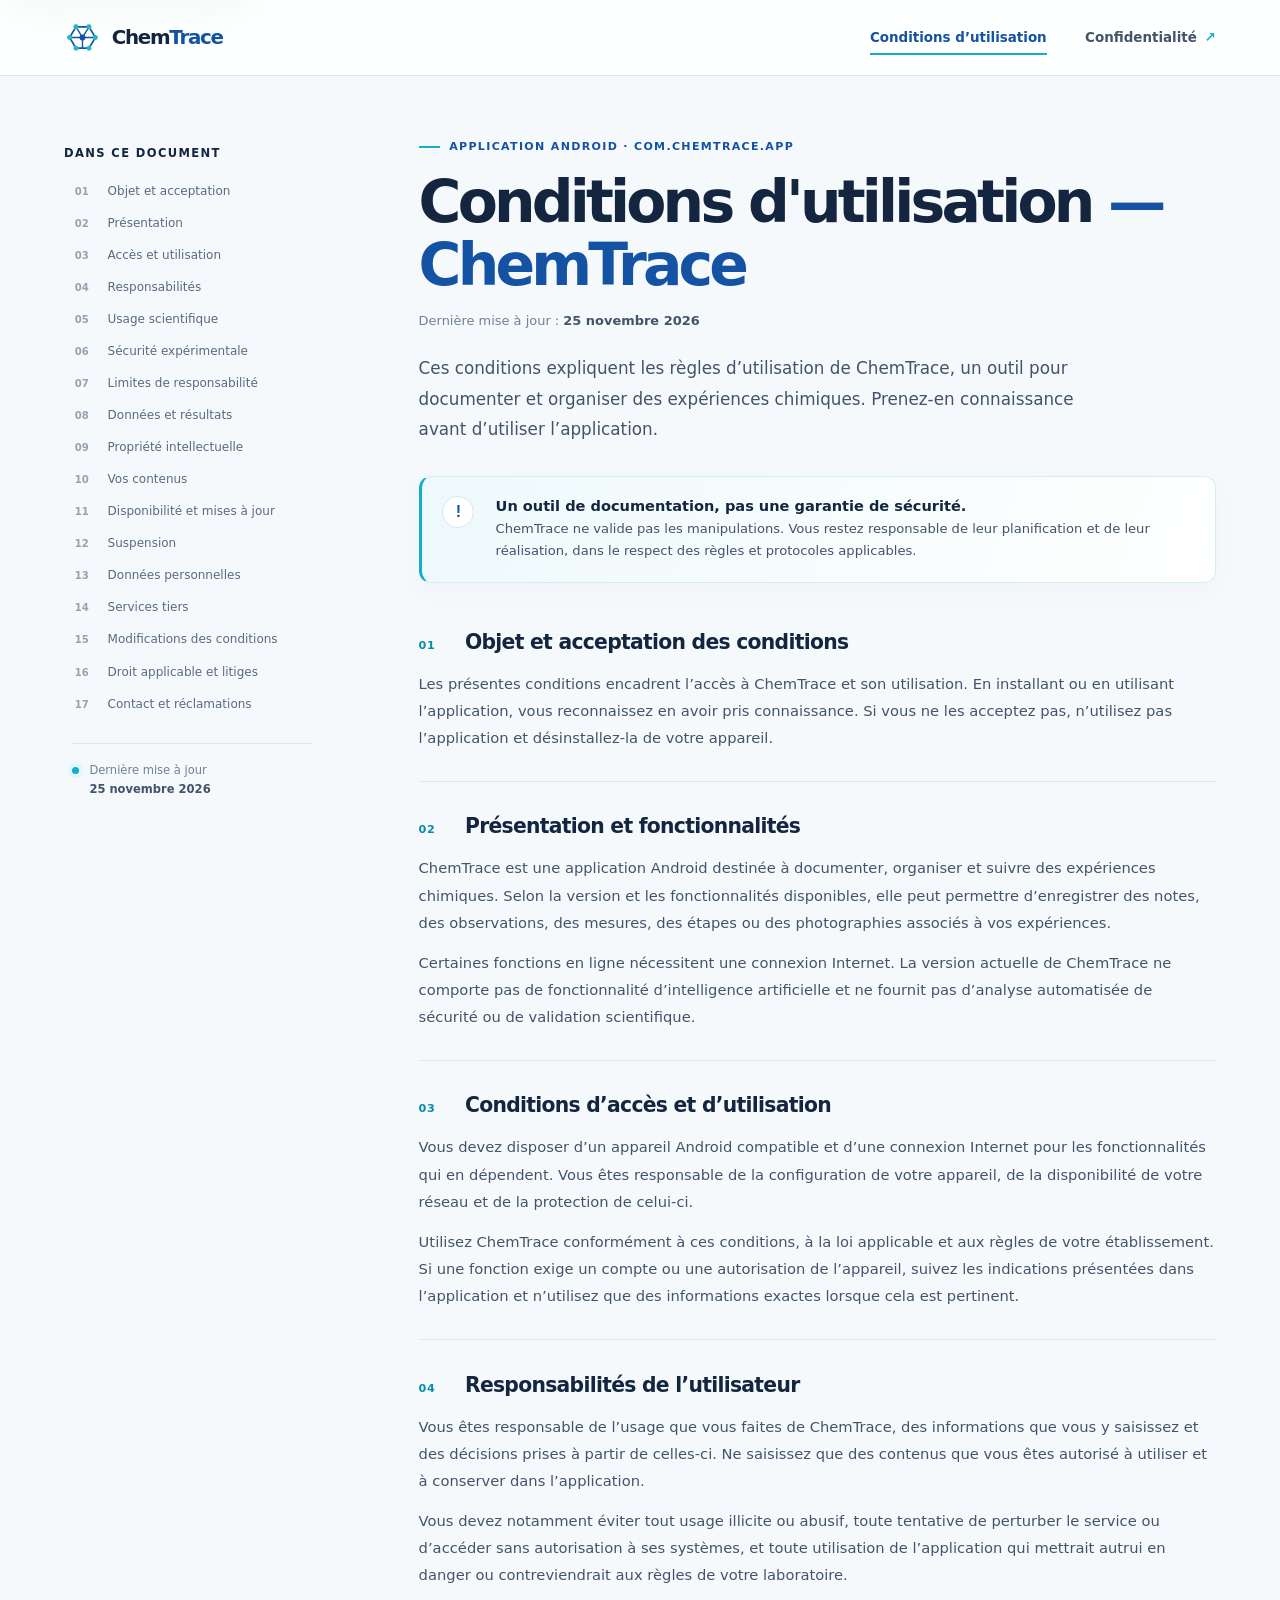
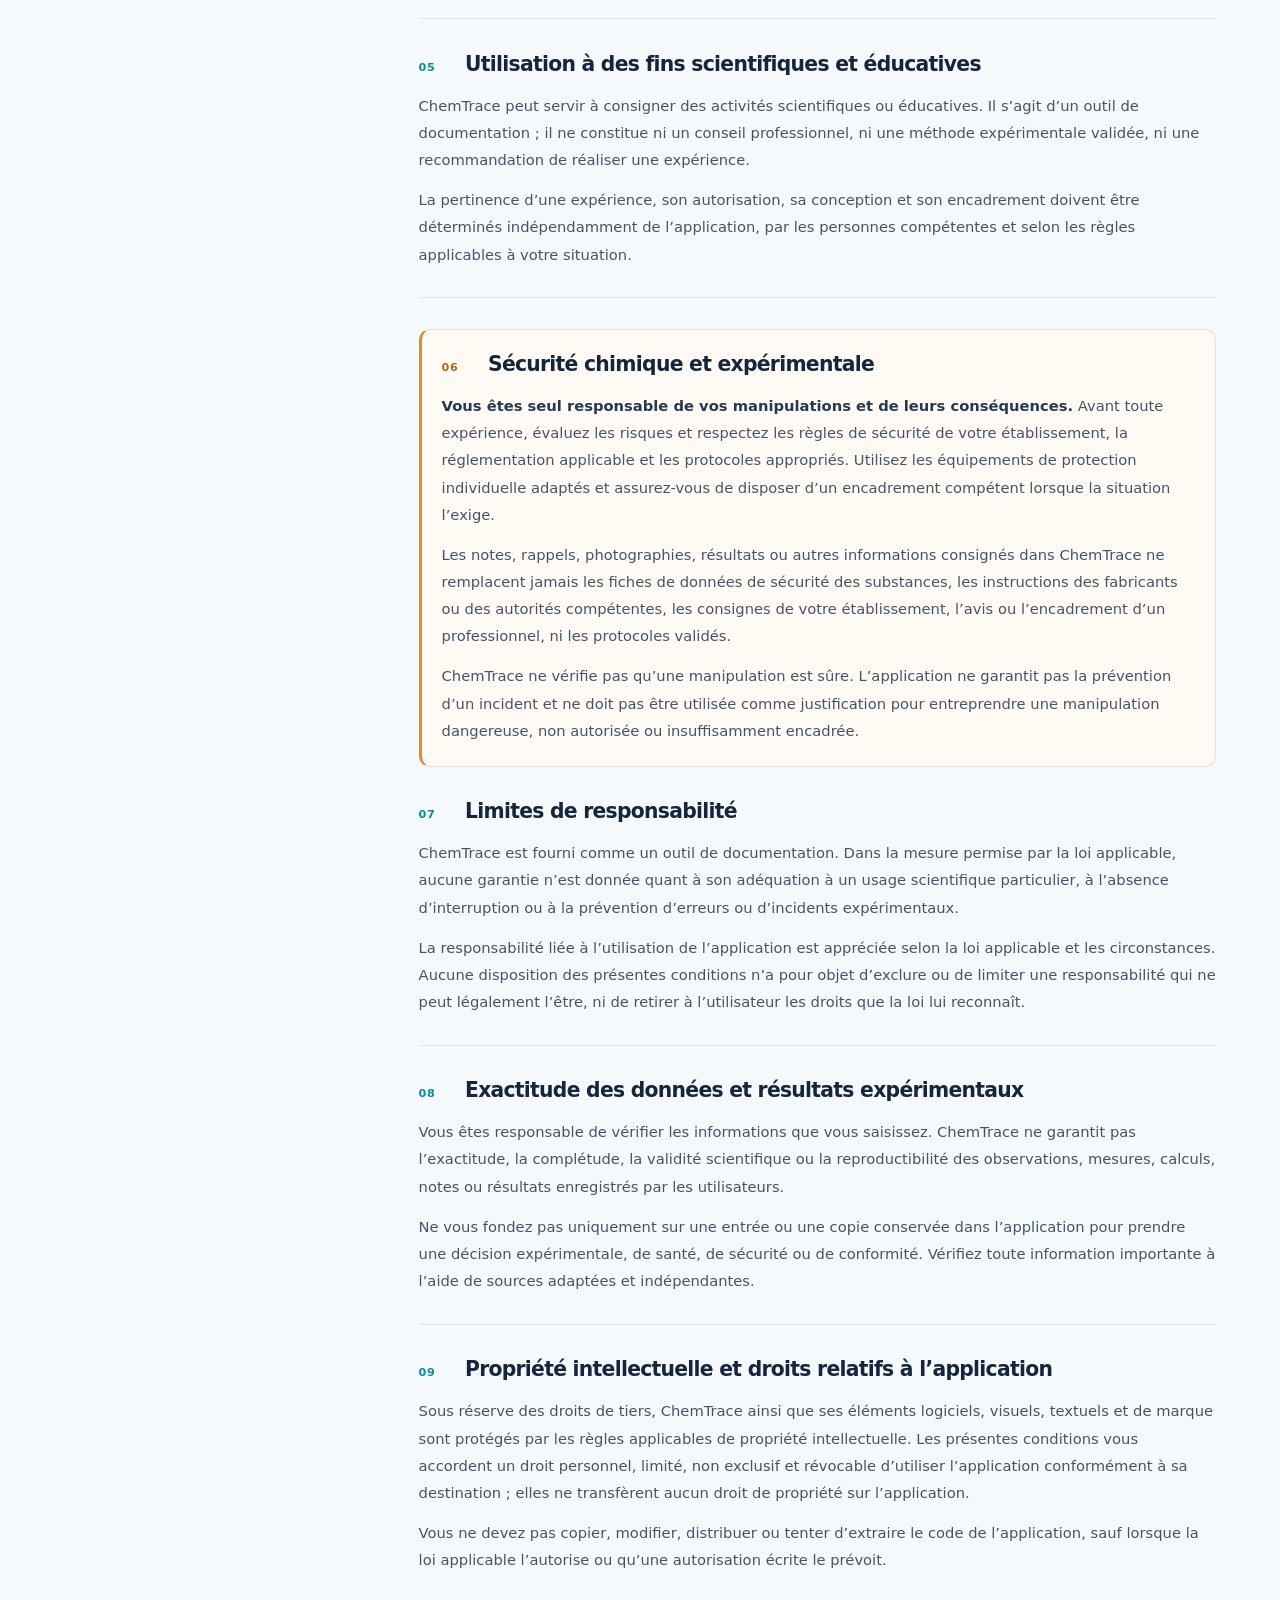
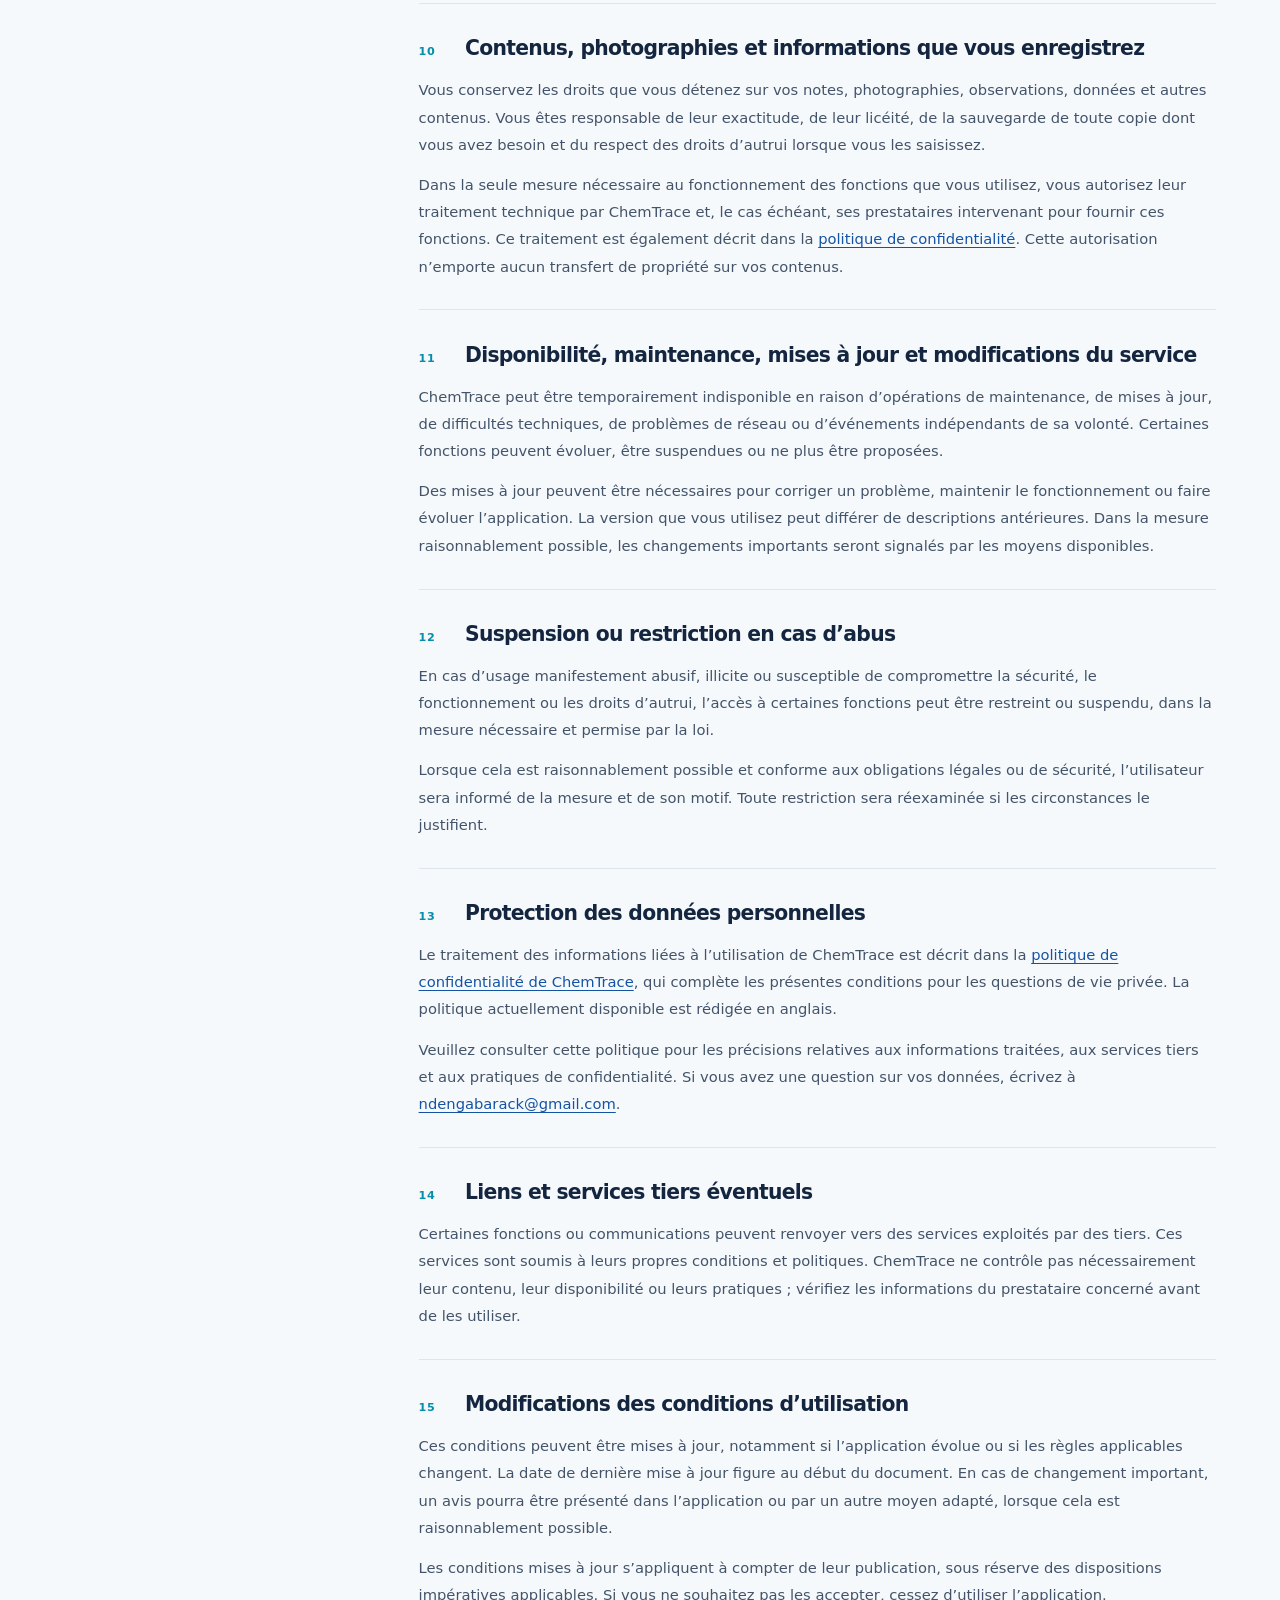
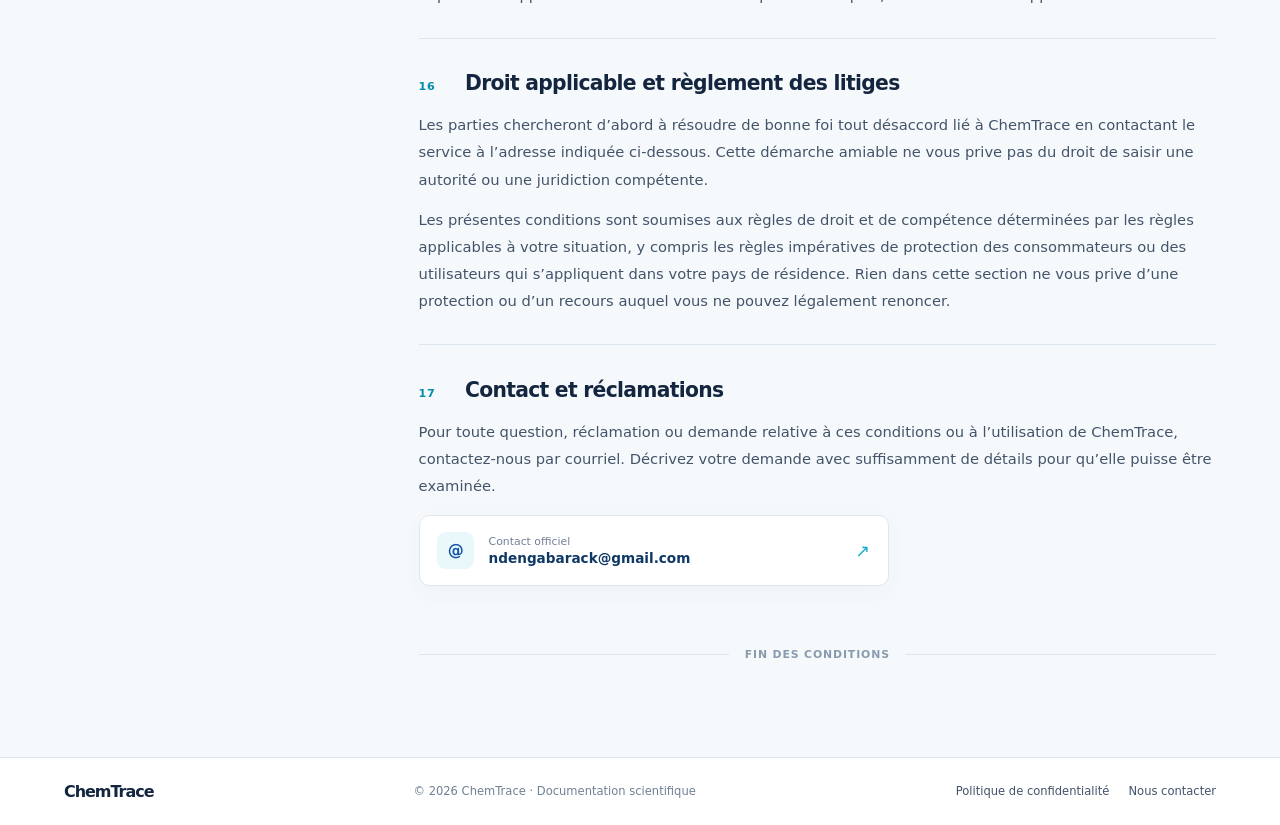
<file: index.html>
<!doctype html>
<html lang="fr">
<head>
  <meta charset="utf-8">
  <meta name="viewport" content="width=device-width, initial-scale=1">
  <meta name="theme-color" content="#f6f9fc">
  <meta name="description" content="Conditions d'utilisation de ChemTrace, application Android de documentation et de suivi des expériences chimiques.">
  <title>Conditions d'utilisation — ChemTrace</title>
  <link rel="stylesheet" href="styles.css">
</head>
<body>
  <a class="skip-link" href="#contenu">Aller au contenu principal</a>
  <header class="site-header">
    <a class="brand" href="index.html" aria-label="ChemTrace — Conditions d'utilisation">
      <svg class="brand-mark" viewBox="0 0 40 40" role="img" aria-label="">
        <path d="M13 8.5 27 8.5 34 20 27 31.5 13 31.5 6 20Z" fill="none" stroke="currentColor" stroke-width="1.8"/>
        <path d="m13 8.5 7 11.5 7-11.5M20 20v11.5M6 20h14m0 0 14 0" fill="none" stroke="currentColor" stroke-width="1.5"/>
        <circle cx="13" cy="8.5" r="2.7" fill="#20b8cf"/><circle cx="27" cy="8.5" r="2.7" fill="#20b8cf"/>
        <circle cx="6" cy="20" r="2.7" fill="#20b8cf"/><circle cx="34" cy="20" r="2.7" fill="#20b8cf"/>
        <circle cx="13" cy="31.5" r="2.7" fill="#20b8cf"/><circle cx="27" cy="31.5" r="2.7" fill="#20b8cf"/>
        <circle cx="20" cy="20" r="3.2" fill="#1453a3"/>
      </svg>
      <span class="brand-name">Chem<span>Trace</span></span>
    </a>
    <nav class="header-links" aria-label="Liens principaux">
      <a class="header-link is-current" href="index.html" aria-current="page">Conditions d’utilisation</a>
      <a class="header-link" href="politique-confidentialite.html">Confidentialité <span aria-hidden="true">↗</span></a>
    </nav>
  </header>

  <div class="page-shell">
    <aside class="toc-column" aria-label="Navigation des conditions">
      <details class="mobile-toc">
        <summary>Sommaire <span aria-hidden="true">⌄</span></summary>
        <nav class="toc-list" aria-label="Table des matières">
          <a href="#objet"><span>01</span> Objet et acceptation</a>
          <a href="#presentation"><span>02</span> Présentation</a>
          <a href="#acces"><span>03</span> Accès et utilisation</a>
          <a href="#responsabilites"><span>04</span> Responsabilités</a>
          <a href="#usage-scientifique"><span>05</span> Usage scientifique</a>
          <a href="#securite"><span>06</span> Sécurité expérimentale</a>
          <a href="#responsabilite-chemtrace"><span>07</span> Limites de responsabilité</a>
          <a href="#exactitude"><span>08</span> Données et résultats</a>
          <a href="#propriete"><span>09</span> Propriété intellectuelle</a>
          <a href="#contenus"><span>10</span> Vos contenus</a>
          <a href="#disponibilite"><span>11</span> Disponibilité et mises à jour</a>
          <a href="#suspension"><span>12</span> Suspension</a>
          <a href="#donnees"><span>13</span> Données personnelles</a>
          <a href="#tiers"><span>14</span> Services tiers</a>
          <a href="#modifications"><span>15</span> Modifications des conditions</a>
          <a href="#litiges"><span>16</span> Droit applicable et litiges</a>
          <a href="#contact"><span>17</span> Contact et réclamations</a>
        </nav>
      </details>
      <div class="desktop-toc">
        <p class="toc-heading">Dans ce document</p>
        <nav class="toc-list" aria-label="Table des matières">
          <a href="#objet"><span>01</span> Objet et acceptation</a>
          <a href="#presentation"><span>02</span> Présentation</a>
          <a href="#acces"><span>03</span> Accès et utilisation</a>
          <a href="#responsabilites"><span>04</span> Responsabilités</a>
          <a href="#usage-scientifique"><span>05</span> Usage scientifique</a>
          <a href="#securite"><span>06</span> Sécurité expérimentale</a>
          <a href="#responsabilite-chemtrace"><span>07</span> Limites de responsabilité</a>
          <a href="#exactitude"><span>08</span> Données et résultats</a>
          <a href="#propriete"><span>09</span> Propriété intellectuelle</a>
          <a href="#contenus"><span>10</span> Vos contenus</a>
          <a href="#disponibilite"><span>11</span> Disponibilité et mises à jour</a>
          <a href="#suspension"><span>12</span> Suspension</a>
          <a href="#donnees"><span>13</span> Données personnelles</a>
          <a href="#tiers"><span>14</span> Services tiers</a>
          <a href="#modifications"><span>15</span> Modifications des conditions</a>
          <a href="#litiges"><span>16</span> Droit applicable et litiges</a>
          <a href="#contact"><span>17</span> Contact et réclamations</a>
        </nav>
      </div>
      <div class="toc-note"><span class="note-dot" aria-hidden="true"></span><span>Dernière mise à jour<br><strong>25 novembre 2026</strong></span></div>
    </aside>

    <main class="document" id="contenu">
      <div class="eyebrow"><span class="eyebrow-line" aria-hidden="true"></span> Application Android · com.chemtrace.app</div>
      <h1>Conditions d'utilisation <span class="title-break">— ChemTrace</span></h1>
      <p class="last-updated">Dernière mise à jour : <time datetime="2026-11-25">25 novembre 2026</time></p>
      <p class="intro">Ces conditions expliquent les règles d’utilisation de ChemTrace, un outil pour documenter et organiser des expériences chimiques. Prenez-en connaissance avant d’utiliser l’application.</p>

      <div class="safety-callout" role="note">
        <div class="callout-icon" aria-hidden="true">!</div>
        <div><strong>Un outil de documentation, pas une garantie de sécurité.</strong><p>ChemTrace ne valide pas les manipulations. Vous restez responsable de leur planification et de leur réalisation, dans le respect des règles et protocoles applicables.</p></div>
      </div>

      <section class="legal-section" id="objet">
        <h2><span class="section-number">01</span> Objet et acceptation des conditions</h2>
        <p>Les présentes conditions encadrent l’accès à ChemTrace et son utilisation. En installant ou en utilisant l’application, vous reconnaissez en avoir pris connaissance. Si vous ne les acceptez pas, n’utilisez pas l’application et désinstallez-la de votre appareil.</p>
      </section>

      <section class="legal-section" id="presentation">
        <h2><span class="section-number">02</span> Présentation et fonctionnalités</h2>
        <p>ChemTrace est une application Android destinée à documenter, organiser et suivre des expériences chimiques. Selon la version et les fonctionnalités disponibles, elle peut permettre d’enregistrer des notes, des observations, des mesures, des étapes ou des photographies associés à vos expériences.</p>
        <p>Certaines fonctions en ligne nécessitent une connexion Internet. La version actuelle de ChemTrace ne comporte pas de fonctionnalité d’intelligence artificielle et ne fournit pas d’analyse automatisée de sécurité ou de validation scientifique.</p>
      </section>

      <section class="legal-section" id="acces">
        <h2><span class="section-number">03</span> Conditions d’accès et d’utilisation</h2>
        <p>Vous devez disposer d’un appareil Android compatible et d’une connexion Internet pour les fonctionnalités qui en dépendent. Vous êtes responsable de la configuration de votre appareil, de la disponibilité de votre réseau et de la protection de celui-ci.</p>
        <p>Utilisez ChemTrace conformément à ces conditions, à la loi applicable et aux règles de votre établissement. Si une fonction exige un compte ou une autorisation de l’appareil, suivez les indications présentées dans l’application et n’utilisez que des informations exactes lorsque cela est pertinent.</p>
      </section>

      <section class="legal-section" id="responsabilites">
        <h2><span class="section-number">04</span> Responsabilités de l’utilisateur</h2>
        <p>Vous êtes responsable de l’usage que vous faites de ChemTrace, des informations que vous y saisissez et des décisions prises à partir de celles-ci. Ne saisissez que des contenus que vous êtes autorisé à utiliser et à conserver dans l’application.</p>
        <p>Vous devez notamment éviter tout usage illicite ou abusif, toute tentative de perturber le service ou d’accéder sans autorisation à ses systèmes, et toute utilisation de l’application qui mettrait autrui en danger ou contreviendrait aux règles de votre laboratoire.</p>
      </section>

      <section class="legal-section" id="usage-scientifique">
        <h2><span class="section-number">05</span> Utilisation à des fins scientifiques et éducatives</h2>
        <p>ChemTrace peut servir à consigner des activités scientifiques ou éducatives. Il s’agit d’un outil de documentation ; il ne constitue ni un conseil professionnel, ni une méthode expérimentale validée, ni une recommandation de réaliser une expérience.</p>
        <p>La pertinence d’une expérience, son autorisation, sa conception et son encadrement doivent être déterminés indépendamment de l’application, par les personnes compétentes et selon les règles applicables à votre situation.</p>
      </section>

      <section class="legal-section safety-section" id="securite">
        <h2><span class="section-number">06</span> Sécurité chimique et expérimentale</h2>
        <p><strong>Vous êtes seul responsable de vos manipulations et de leurs conséquences.</strong> Avant toute expérience, évaluez les risques et respectez les règles de sécurité de votre établissement, la réglementation applicable et les protocoles appropriés. Utilisez les équipements de protection individuelle adaptés et assurez-vous de disposer d’un encadrement compétent lorsque la situation l’exige.</p>
        <p>Les notes, rappels, photographies, résultats ou autres informations consignés dans ChemTrace ne remplacent jamais les fiches de données de sécurité des substances, les instructions des fabricants ou des autorités compétentes, les consignes de votre établissement, l’avis ou l’encadrement d’un professionnel, ni les protocoles validés.</p>
        <p>ChemTrace ne vérifie pas qu’une manipulation est sûre. L’application ne garantit pas la prévention d’un incident et ne doit pas être utilisée comme justification pour entreprendre une manipulation dangereuse, non autorisée ou insuffisamment encadrée.</p>
      </section>

      <section class="legal-section" id="responsabilite-chemtrace">
        <h2><span class="section-number">07</span> Limites de responsabilité</h2>
        <p>ChemTrace est fourni comme un outil de documentation. Dans la mesure permise par la loi applicable, aucune garantie n’est donnée quant à son adéquation à un usage scientifique particulier, à l’absence d’interruption ou à la prévention d’erreurs ou d’incidents expérimentaux.</p>
        <p>La responsabilité liée à l’utilisation de l’application est appréciée selon la loi applicable et les circonstances. Aucune disposition des présentes conditions n’a pour objet d’exclure ou de limiter une responsabilité qui ne peut légalement l’être, ni de retirer à l’utilisateur les droits que la loi lui reconnaît.</p>
      </section>

      <section class="legal-section" id="exactitude">
        <h2><span class="section-number">08</span> Exactitude des données et résultats expérimentaux</h2>
        <p>Vous êtes responsable de vérifier les informations que vous saisissez. ChemTrace ne garantit pas l’exactitude, la complétude, la validité scientifique ou la reproductibilité des observations, mesures, calculs, notes ou résultats enregistrés par les utilisateurs.</p>
        <p>Ne vous fondez pas uniquement sur une entrée ou une copie conservée dans l’application pour prendre une décision expérimentale, de santé, de sécurité ou de conformité. Vérifiez toute information importante à l’aide de sources adaptées et indépendantes.</p>
      </section>

      <section class="legal-section" id="propriete">
        <h2><span class="section-number">09</span> Propriété intellectuelle et droits relatifs à l’application</h2>
        <p>Sous réserve des droits de tiers, ChemTrace ainsi que ses éléments logiciels, visuels, textuels et de marque sont protégés par les règles applicables de propriété intellectuelle. Les présentes conditions vous accordent un droit personnel, limité, non exclusif et révocable d’utiliser l’application conformément à sa destination ; elles ne transfèrent aucun droit de propriété sur l’application.</p>
        <p>Vous ne devez pas copier, modifier, distribuer ou tenter d’extraire le code de l’application, sauf lorsque la loi applicable l’autorise ou qu’une autorisation écrite le prévoit.</p>
      </section>

      <section class="legal-section" id="contenus">
        <h2><span class="section-number">10</span> Contenus, photographies et informations que vous enregistrez</h2>
        <p>Vous conservez les droits que vous détenez sur vos notes, photographies, observations, données et autres contenus. Vous êtes responsable de leur exactitude, de leur licéité, de la sauvegarde de toute copie dont vous avez besoin et du respect des droits d’autrui lorsque vous les saisissez.</p>
        <p>Dans la seule mesure nécessaire au fonctionnement des fonctions que vous utilisez, vous autorisez leur traitement technique par ChemTrace et, le cas échéant, ses prestataires intervenant pour fournir ces fonctions. Ce traitement est également décrit dans la <a href="politique-confidentialite.html">politique de confidentialité</a>. Cette autorisation n’emporte aucun transfert de propriété sur vos contenus.</p>
      </section>

      <section class="legal-section" id="disponibilite">
        <h2><span class="section-number">11</span> Disponibilité, maintenance, mises à jour et modifications du service</h2>
        <p>ChemTrace peut être temporairement indisponible en raison d’opérations de maintenance, de mises à jour, de difficultés techniques, de problèmes de réseau ou d’événements indépendants de sa volonté. Certaines fonctions peuvent évoluer, être suspendues ou ne plus être proposées.</p>
        <p>Des mises à jour peuvent être nécessaires pour corriger un problème, maintenir le fonctionnement ou faire évoluer l’application. La version que vous utilisez peut différer de descriptions antérieures. Dans la mesure raisonnablement possible, les changements importants seront signalés par les moyens disponibles.</p>
      </section>

      <section class="legal-section" id="suspension">
        <h2><span class="section-number">12</span> Suspension ou restriction en cas d’abus</h2>
        <p>En cas d’usage manifestement abusif, illicite ou susceptible de compromettre la sécurité, le fonctionnement ou les droits d’autrui, l’accès à certaines fonctions peut être restreint ou suspendu, dans la mesure nécessaire et permise par la loi.</p>
        <p>Lorsque cela est raisonnablement possible et conforme aux obligations légales ou de sécurité, l’utilisateur sera informé de la mesure et de son motif. Toute restriction sera réexaminée si les circonstances le justifient.</p>
      </section>

      <section class="legal-section" id="donnees">
        <h2><span class="section-number">13</span> Protection des données personnelles</h2>
        <p>Le traitement des informations liées à l’utilisation de ChemTrace est décrit dans la <a href="politique-confidentialite.html">politique de confidentialité de ChemTrace</a>, qui complète les présentes conditions pour les questions de vie privée. La politique actuellement disponible est rédigée en anglais.</p>
        <p>Veuillez consulter cette politique pour les précisions relatives aux informations traitées, aux services tiers et aux pratiques de confidentialité. Si vous avez une question sur vos données, écrivez à <a href="mailto:ndengabarack@gmail.com">ndengabarack@gmail.com</a>.</p>
      </section>

      <section class="legal-section" id="tiers">
        <h2><span class="section-number">14</span> Liens et services tiers éventuels</h2>
        <p>Certaines fonctions ou communications peuvent renvoyer vers des services exploités par des tiers. Ces services sont soumis à leurs propres conditions et politiques. ChemTrace ne contrôle pas nécessairement leur contenu, leur disponibilité ou leurs pratiques ; vérifiez les informations du prestataire concerné avant de les utiliser.</p>
      </section>

      <section class="legal-section" id="modifications">
        <h2><span class="section-number">15</span> Modifications des conditions d’utilisation</h2>
        <p>Ces conditions peuvent être mises à jour, notamment si l’application évolue ou si les règles applicables changent. La date de dernière mise à jour figure au début du document. En cas de changement important, un avis pourra être présenté dans l’application ou par un autre moyen adapté, lorsque cela est raisonnablement possible.</p>
        <p>Les conditions mises à jour s’appliquent à compter de leur publication, sous réserve des dispositions impératives applicables. Si vous ne souhaitez pas les accepter, cessez d’utiliser l’application.</p>
      </section>

      <section class="legal-section" id="litiges">
        <h2><span class="section-number">16</span> Droit applicable et règlement des litiges</h2>
        <p>Les parties chercheront d’abord à résoudre de bonne foi tout désaccord lié à ChemTrace en contactant le service à l’adresse indiquée ci-dessous. Cette démarche amiable ne vous prive pas du droit de saisir une autorité ou une juridiction compétente.</p>
        <p>Les présentes conditions sont soumises aux règles de droit et de compétence déterminées par les règles applicables à votre situation, y compris les règles impératives de protection des consommateurs ou des utilisateurs qui s’appliquent dans votre pays de résidence. Rien dans cette section ne vous prive d’une protection ou d’un recours auquel vous ne pouvez légalement renoncer.</p>
      </section>

      <section class="legal-section contact-section" id="contact">
        <h2><span class="section-number">17</span> Contact et réclamations</h2>
        <p>Pour toute question, réclamation ou demande relative à ces conditions ou à l’utilisation de ChemTrace, contactez-nous par courriel. Décrivez votre demande avec suffisamment de détails pour qu’elle puisse être examinée.</p>
        <a class="contact-card" href="mailto:ndengabarack@gmail.com">
          <span class="contact-symbol" aria-hidden="true">@</span>
          <span><span class="contact-label">Contact officiel</span><strong>ndengabarack@gmail.com</strong></span>
          <span class="contact-arrow" aria-hidden="true">↗</span>
        </a>
      </section>

      <div class="document-end"><span class="end-rule" aria-hidden="true"></span><span>Fin des conditions</span><span class="end-rule" aria-hidden="true"></span></div>
    </main>
  </div>

  <footer class="site-footer">
    <a class="footer-brand" href="index.html">ChemTrace</a>
    <span class="footer-copy">© 2026 ChemTrace · Documentation scientifique</span>
    <div class="footer-links"><a href="politique-confidentialite.html">Politique de confidentialité</a><a href="mailto:ndengabarack@gmail.com">Nous contacter</a></div>
  </footer>
</body>
</html>
</file>
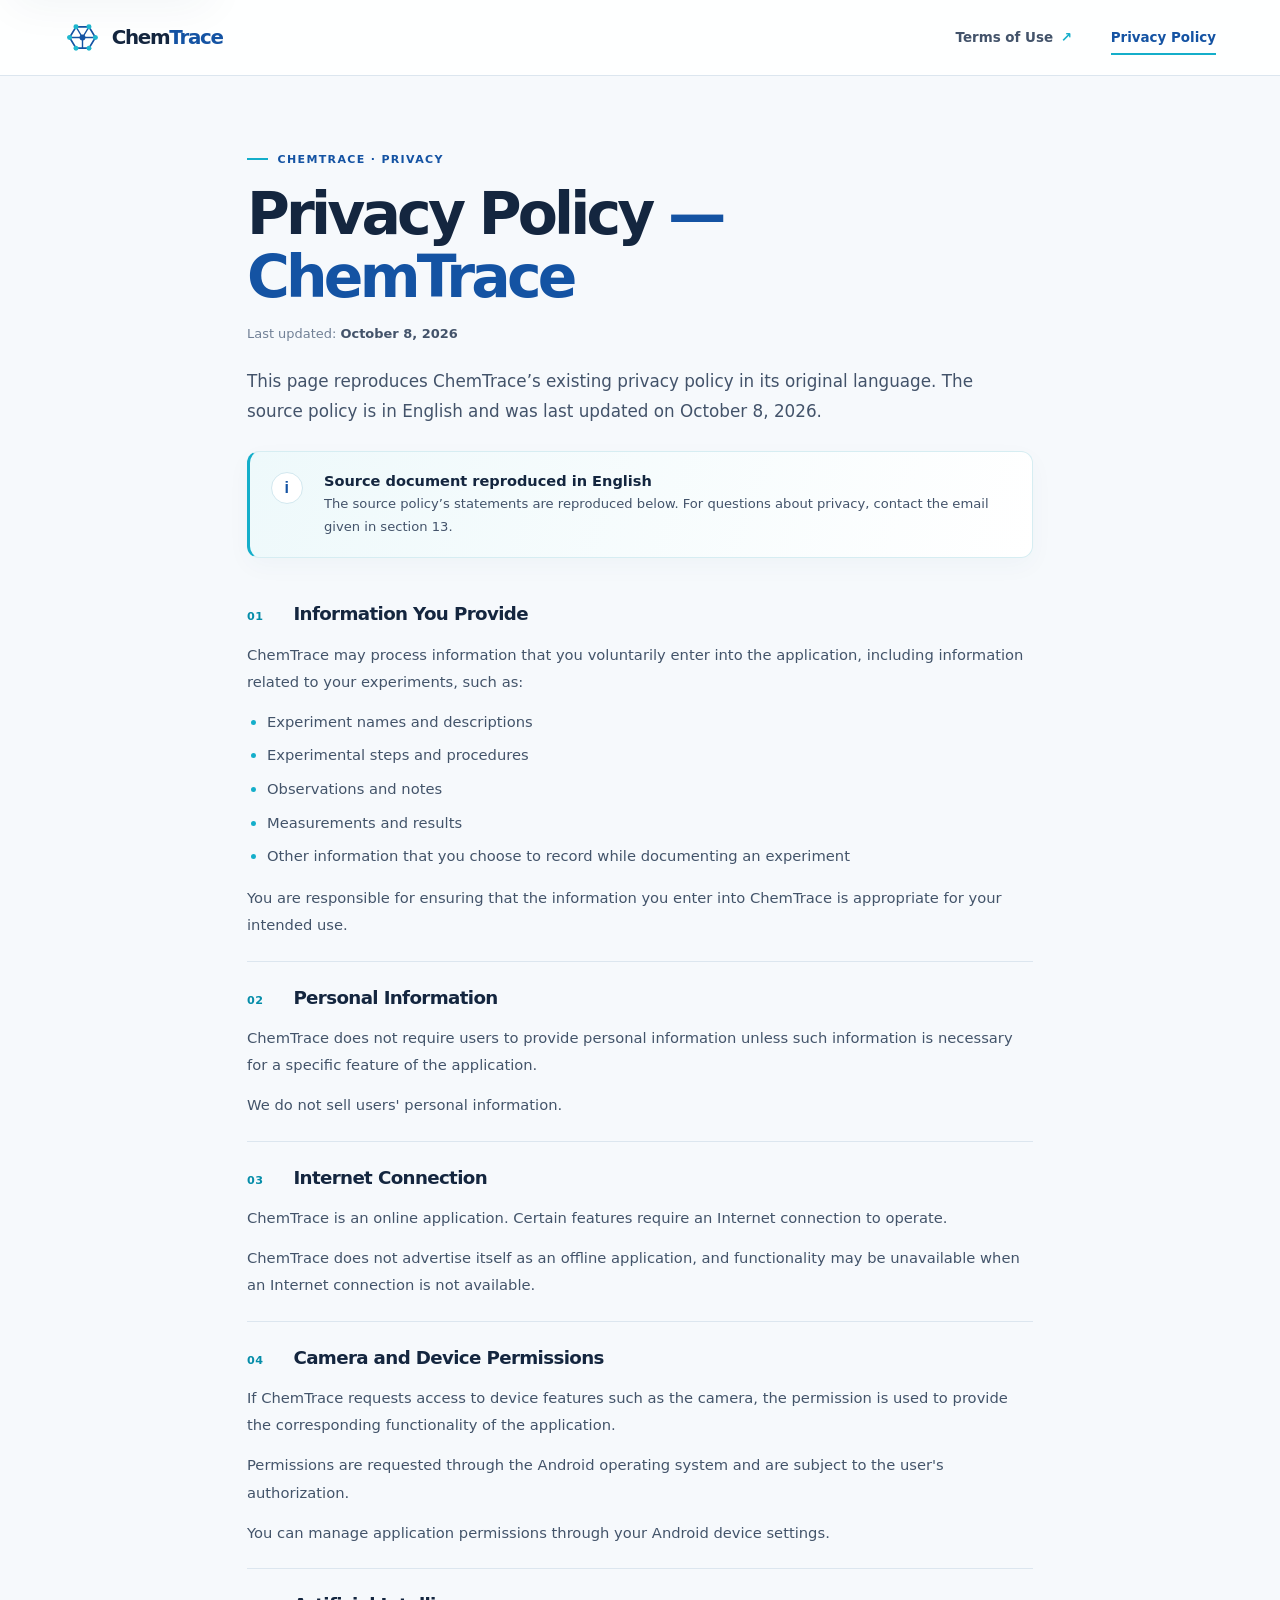
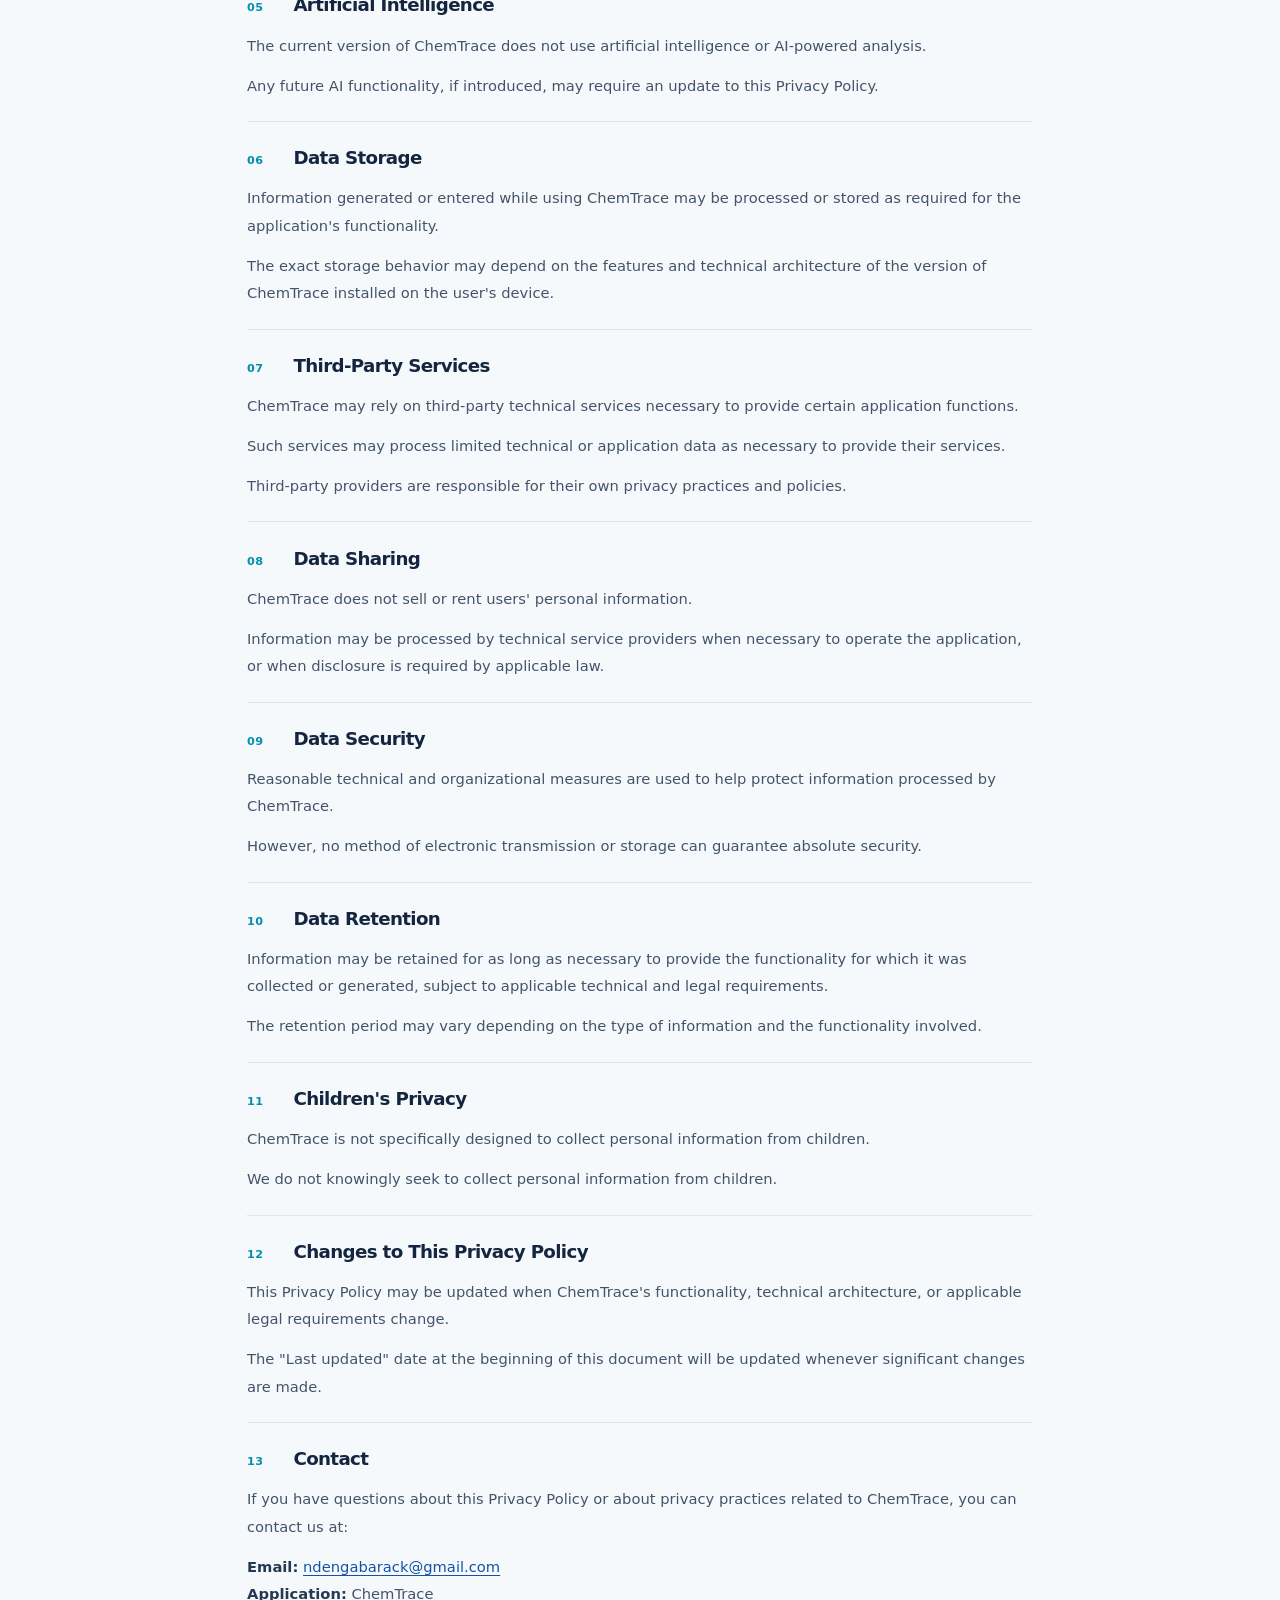
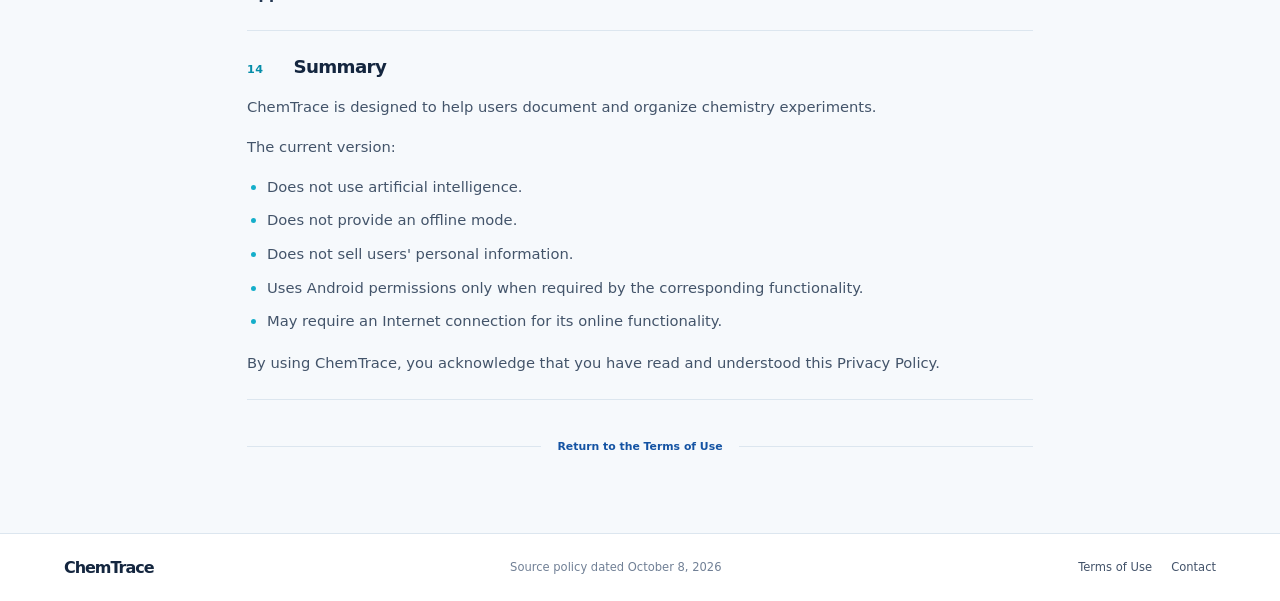
<file: politique-confidentialite.html>
<!doctype html>
<html lang="en">
<head>
  <meta charset="utf-8">
  <meta name="viewport" content="width=device-width, initial-scale=1">
  <meta name="theme-color" content="#f6f9fc">
  <meta name="description" content="ChemTrace Privacy Policy — the existing source policy, dated October 8, 2026.">
  <title>Privacy Policy — ChemTrace</title>
  <link rel="stylesheet" href="styles.css">
</head>
<body>
  <a class="skip-link" href="#contenu">Skip to main content</a>
  <header class="site-header">
    <a class="brand" href="index.html" aria-label="ChemTrace — Terms of Use">
      <svg class="brand-mark" viewBox="0 0 40 40" aria-hidden="true">
        <path d="M13 8.5 27 8.5 34 20 27 31.5 13 31.5 6 20Z" fill="none" stroke="currentColor" stroke-width="1.8"/>
        <path d="m13 8.5 7 11.5 7-11.5M20 20v11.5M6 20h14m0 0 14 0" fill="none" stroke="currentColor" stroke-width="1.5"/>
        <circle cx="13" cy="8.5" r="2.7" fill="#20b8cf"/><circle cx="27" cy="8.5" r="2.7" fill="#20b8cf"/>
        <circle cx="6" cy="20" r="2.7" fill="#20b8cf"/><circle cx="34" cy="20" r="2.7" fill="#20b8cf"/>
        <circle cx="13" cy="31.5" r="2.7" fill="#20b8cf"/><circle cx="27" cy="31.5" r="2.7" fill="#20b8cf"/>
        <circle cx="20" cy="20" r="3.2" fill="#1453a3"/>
      </svg>
      <span class="brand-name">Chem<span>Trace</span></span>
    </a>
    <nav class="header-links" aria-label="Main links">
      <a class="header-link" href="index.html">Terms of Use <span aria-hidden="true">↗</span></a>
      <a class="header-link is-current" href="politique-confidentialite.html" aria-current="page">Privacy Policy</a>
    </nav>
  </header>

  <main class="privacy-document" id="contenu">
    <div class="eyebrow"><span class="eyebrow-line" aria-hidden="true"></span> ChemTrace · Privacy</div>
    <h1>Privacy Policy <span class="title-break">— ChemTrace</span></h1>
    <p class="last-updated">Last updated: <time datetime="2026-10-08">October 8, 2026</time></p>
    <p class="intro">This page reproduces ChemTrace’s existing privacy policy in its original language. The source policy is in English and was last updated on October 8, 2026.</p>
    <div class="safety-callout policy-source-note" role="note"><div class="callout-icon" aria-hidden="true">i</div><div><strong>Source document reproduced in English</strong><p>The source policy’s statements are reproduced below. For questions about privacy, contact the email given in section 13.</p></div></div>

    <section class="legal-section"><h2><span class="section-number">01</span> Information You Provide</h2>
      <p>ChemTrace may process information that you voluntarily enter into the application, including information related to your experiments, such as:</p>
      <ul><li>Experiment names and descriptions</li><li>Experimental steps and procedures</li><li>Observations and notes</li><li>Measurements and results</li><li>Other information that you choose to record while documenting an experiment</li></ul>
      <p>You are responsible for ensuring that the information you enter into ChemTrace is appropriate for your intended use.</p>
    </section>
    <section class="legal-section"><h2><span class="section-number">02</span> Personal Information</h2>
      <p>ChemTrace does not require users to provide personal information unless such information is necessary for a specific feature of the application.</p><p>We do not sell users' personal information.</p>
    </section>
    <section class="legal-section"><h2><span class="section-number">03</span> Internet Connection</h2>
      <p>ChemTrace is an online application. Certain features require an Internet connection to operate.</p><p>ChemTrace does not advertise itself as an offline application, and functionality may be unavailable when an Internet connection is not available.</p>
    </section>
    <section class="legal-section"><h2><span class="section-number">04</span> Camera and Device Permissions</h2>
      <p>If ChemTrace requests access to device features such as the camera, the permission is used to provide the corresponding functionality of the application.</p><p>Permissions are requested through the Android operating system and are subject to the user's authorization.</p><p>You can manage application permissions through your Android device settings.</p>
    </section>
    <section class="legal-section"><h2><span class="section-number">05</span> Artificial Intelligence</h2>
      <p>The current version of ChemTrace does not use artificial intelligence or AI-powered analysis.</p><p>Any future AI functionality, if introduced, may require an update to this Privacy Policy.</p>
    </section>
    <section class="legal-section"><h2><span class="section-number">06</span> Data Storage</h2>
      <p>Information generated or entered while using ChemTrace may be processed or stored as required for the application's functionality.</p><p>The exact storage behavior may depend on the features and technical architecture of the version of ChemTrace installed on the user's device.</p>
    </section>
    <section class="legal-section"><h2><span class="section-number">07</span> Third-Party Services</h2>
      <p>ChemTrace may rely on third-party technical services necessary to provide certain application functions.</p><p>Such services may process limited technical or application data as necessary to provide their services.</p><p>Third-party providers are responsible for their own privacy practices and policies.</p>
    </section>
    <section class="legal-section"><h2><span class="section-number">08</span> Data Sharing</h2>
      <p>ChemTrace does not sell or rent users' personal information.</p><p>Information may be processed by technical service providers when necessary to operate the application, or when disclosure is required by applicable law.</p>
    </section>
    <section class="legal-section"><h2><span class="section-number">09</span> Data Security</h2>
      <p>Reasonable technical and organizational measures are used to help protect information processed by ChemTrace.</p><p>However, no method of electronic transmission or storage can guarantee absolute security.</p>
    </section>
    <section class="legal-section"><h2><span class="section-number">10</span> Data Retention</h2>
      <p>Information may be retained for as long as necessary to provide the functionality for which it was collected or generated, subject to applicable technical and legal requirements.</p><p>The retention period may vary depending on the type of information and the functionality involved.</p>
    </section>
    <section class="legal-section"><h2><span class="section-number">11</span> Children's Privacy</h2>
      <p>ChemTrace is not specifically designed to collect personal information from children.</p><p>We do not knowingly seek to collect personal information from children.</p>
    </section>
    <section class="legal-section"><h2><span class="section-number">12</span> Changes to This Privacy Policy</h2>
      <p>This Privacy Policy may be updated when ChemTrace's functionality, technical architecture, or applicable legal requirements change.</p><p>The "Last updated" date at the beginning of this document will be updated whenever significant changes are made.</p>
    </section>
    <section class="legal-section"><h2><span class="section-number">13</span> Contact</h2>
      <p>If you have questions about this Privacy Policy or about privacy practices related to ChemTrace, you can contact us at:</p>
      <p><strong>Email:</strong> <a href="mailto:ndengabarack@gmail.com">ndengabarack@gmail.com</a><br><strong>Application:</strong> ChemTrace</p>
    </section>
    <section class="legal-section"><h2><span class="section-number">14</span> Summary</h2>
      <p>ChemTrace is designed to help users document and organize chemistry experiments.</p>
      <p>The current version:</p>
      <ul><li>Does not use artificial intelligence.</li><li>Does not provide an offline mode.</li><li>Does not sell users' personal information.</li><li>Uses Android permissions only when required by the corresponding functionality.</li><li>May require an Internet connection for its online functionality.</li></ul>
      <p>By using ChemTrace, you acknowledge that you have read and understood this Privacy Policy.</p>
    </section>
    <div class="document-end"><span class="end-rule" aria-hidden="true"></span><span><a href="index.html">Return to the Terms of Use</a></span><span class="end-rule" aria-hidden="true"></span></div>
  </main>

  <footer class="site-footer">
    <a class="footer-brand" href="index.html">ChemTrace</a>
    <span class="footer-copy">Source policy dated October 8, 2026</span>
    <div class="footer-links"><a href="index.html">Terms of Use</a><a href="mailto:ndengabarack@gmail.com">Contact</a></div>
  </footer>
</body>
</html>
</file>
<file: styles.css>
:root {
  color-scheme: light;
  --ink: #14263f;
  --ink-soft: #43536a;
  --muted: #718096;
  --blue: #1453a3;
  --blue-deep: #103866;
  --cyan: #14aeca;
  --cyan-pale: #e9f8fb;
  --paper: #f6f9fc;
  --white: #fff;
  --line: #dce6ef;
  --warning: #bb6b16;
  --shadow: 0 18px 45px rgba(21, 52, 85, .055);
  font-family: 'DM Sans', system-ui, -apple-system, BlinkMacSystemFont, 'Segoe UI', sans-serif;
  font-synthesis: none;
  text-rendering: optimizeLegibility;
  -webkit-font-smoothing: antialiased;
}

* { box-sizing: border-box; }
html { scroll-behavior: smooth; scroll-padding-top: 1.5rem; }
body { margin: 0; color: var(--ink); background: var(--paper); }
a { color: var(--blue); text-decoration-thickness: 1px; text-underline-offset: 3px; }
a:hover { color: #087f9c; }
a:focus-visible, summary:focus-visible { outline: 3px solid var(--cyan); outline-offset: 3px; border-radius: 3px; }
::selection { color: var(--ink); background: #bceff5; }

.skip-link { position: absolute; z-index: 10; top: .75rem; left: .75rem; padding: .75rem 1rem; background: var(--white); border-radius: .5rem; transform: translateY(-160%); box-shadow: var(--shadow); }
.skip-link:focus { transform: translateY(0); }
.site-header { min-height: 76px; padding: 0 clamp(1.1rem, 5vw, 5.25rem); display: flex; align-items: center; justify-content: space-between; gap: 2rem; border-bottom: 1px solid var(--line); background: rgba(255,255,255,.94); }
.brand { display: inline-flex; align-items: center; gap: .67rem; color: var(--ink); text-decoration: none; }
.brand-mark { display: block; width: 37px; height: 37px; color: var(--blue); }
.brand-name, .footer-brand { font-family: 'Manrope', system-ui, sans-serif; font-size: 1.24rem; font-weight: 800; letter-spacing: -.065em; }
.brand-name span { color: var(--blue); }
.header-links { display: flex; align-items: center; gap: clamp(1rem, 3vw, 2.6rem); }
.header-link { position: relative; padding: .35rem 0; color: var(--ink-soft); text-decoration: none; font-size: .84rem; font-weight: 600; }
.header-link:hover, .header-link.is-current { color: var(--blue); }
.header-link.is-current::after { position: absolute; bottom: -.25rem; left: 0; width: 100%; height: 2px; background: var(--cyan); content: ''; }
.header-link span { margin-left: .2rem; color: var(--cyan); }

.page-shell { display: grid; grid-template-columns: minmax(220px, 265px) minmax(0, 805px); column-gap: clamp(3rem, 7vw, 7rem); align-items: start; max-width: 1360px; margin: 0 auto; padding: clamp(2.2rem, 5vw, 4.4rem) clamp(1.1rem, 5vw, 5.25rem) 6rem; }
.toc-column { position: sticky; top: 2rem; max-height: calc(100vh - 4rem); overflow-y: auto; padding: .4rem .5rem 1.1rem 0; scrollbar-width: thin; scrollbar-color: #cfdae4 transparent; }
.toc-heading { margin: 0 0 1rem; color: var(--ink); font-size: .72rem; font-weight: 700; letter-spacing: .12em; text-transform: uppercase; }
.toc-list { display: grid; gap: .13rem; }
.toc-list a { display: grid; grid-template-columns: 1.6rem 1fr; align-items: baseline; gap: .45rem; padding: .43rem .55rem; border-left: 2px solid transparent; border-radius: 0 .4rem .4rem 0; color: #596a80; text-decoration: none; font-size: .75rem; line-height: 1.35; transition: color .15s ease, background-color .15s ease; }
.toc-list a span { color: #92a3b6; font-size: .63rem; font-weight: 700; font-variant-numeric: tabular-nums; }
.toc-list a:hover, .toc-list a:focus-visible { border-left-color: var(--cyan); color: var(--blue-deep); background: #edf6fa; }
.toc-note { display: flex; align-items: flex-start; gap: .65rem; margin: 1.55rem .5rem 0; padding-top: 1.05rem; border-top: 1px solid var(--line); color: var(--muted); font-size: .72rem; line-height: 1.65; }
.toc-note strong { color: var(--ink-soft); font-weight: 600; }
.note-dot { flex: 0 0 auto; width: 7px; height: 7px; margin-top: .36rem; border-radius: 50%; background: var(--cyan); box-shadow: 0 0 0 4px #dff7fa; }
.mobile-toc { display: none; }

.document, .privacy-document { min-width: 0; }
.eyebrow { display: flex; align-items: center; gap: .6rem; color: var(--blue); font-size: .69rem; font-weight: 700; letter-spacing: .12em; text-transform: uppercase; }
.eyebrow-line { width: 21px; height: 2px; background: var(--cyan); }
h1, h2, p { margin-top: 0; }
h1 { max-width: 770px; margin: 1.1rem 0 .8rem; font-family: 'Manrope', system-ui, sans-serif; font-size: clamp(2.15rem, 4.6vw, 3.65rem); font-weight: 700; letter-spacing: -.065em; line-height: 1.08; }
.title-break { color: var(--blue); }
.last-updated { margin: 1rem 0 1.6rem; color: var(--muted); font-size: .81rem; }
.last-updated time { color: var(--ink-soft); font-weight: 600; }
.intro { max-width: 680px; margin-bottom: 1.55rem; color: var(--ink-soft); font-size: 1.05rem; line-height: 1.8; }
.safety-callout { display: grid; grid-template-columns: 38px 1fr; gap: .95rem; margin: 2rem 0 2.8rem; padding: 1.2rem 1.3rem; border: 1px solid #d6edf2; border-left: 3px solid var(--cyan); border-radius: .75rem; background: linear-gradient(110deg, #eef9fb 0%, #fff 100%); box-shadow: 0 8px 24px rgba(20, 75, 118, .035); }
.callout-icon { display: grid; place-items: center; width: 32px; height: 32px; border: 1px solid #d2e8ef; border-radius: 50%; color: var(--blue); background: var(--white); font-family: 'Manrope', sans-serif; font-weight: 800; }
.safety-callout strong { display: block; margin: .05rem 0 .25rem; font-size: .91rem; }
.safety-callout p { margin: 0; color: var(--ink-soft); font-size: .82rem; line-height: 1.7; }
.legal-section { padding: 0 0 1.85rem; margin: 0 0 1.9rem; border-bottom: 1px solid var(--line); scroll-margin-top: 1.25rem; }
.legal-section h2 { display: grid; grid-template-columns: 2.25rem 1fr; align-items: baseline; gap: .65rem; margin-bottom: .85rem; font-family: 'Manrope', system-ui, sans-serif; font-size: clamp(1.05rem, 2vw, 1.27rem); font-weight: 700; letter-spacing: -.035em; line-height: 1.4; }
.section-number { color: #058da9; font-family: 'DM Sans', system-ui, sans-serif; font-size: .7rem; font-weight: 700; letter-spacing: .05em; font-variant-numeric: tabular-nums; }
.legal-section p, .legal-section li { color: #43546a; font-size: .92rem; line-height: 1.85; }
.legal-section p { margin: 0 0 .8rem; }
.legal-section p:last-child { margin-bottom: 0; }
.legal-section strong { color: #253953; }
.legal-section ul { display: grid; gap: .4rem; padding-left: 1.25rem; margin: .65rem 0 .9rem; }
.legal-section li::marker { color: var(--cyan); }
.safety-section { padding: 1.25rem 1.25rem 1.35rem; border: 1px solid #f1dfc7; border-left: 3px solid #d2913e; border-radius: .7rem; background: #fffaf4; }
.safety-section h2 { margin-top: 0; }
.safety-section .section-number { color: #a96918; }
.contact-section { border-bottom: 0; }
.contact-card { display: flex; align-items: center; gap: .9rem; max-width: 470px; margin-top: 1rem; padding: 1rem 1.1rem; border: 1px solid var(--line); border-radius: .65rem; background: var(--white); color: var(--ink); text-decoration: none; box-shadow: 0 6px 20px rgba(22, 51, 80, .035); transition: border-color .15s ease, transform .15s ease; }
.contact-card:hover { border-color: #92d8e4; color: var(--ink); transform: translateY(-1px); }
.contact-symbol { display: grid; place-items: center; width: 37px; height: 37px; border-radius: .55rem; color: var(--blue); background: var(--cyan-pale); font-weight: 700; }
.contact-card > span:nth-child(2) { display: grid; gap: .15rem; }
.contact-label { color: var(--muted); font-size: .68rem; }
.contact-card strong { color: var(--blue-deep); font-size: .85rem; }
.contact-arrow { margin-left: auto; color: var(--cyan); font-size: 1.1rem; }
.document-end { display: flex; align-items: center; gap: 1rem; margin: 2rem 0 0; color: #8a9bad; font-size: .68rem; font-weight: 600; letter-spacing: .08em; text-transform: uppercase; }
.end-rule { flex: 1; height: 1px; background: var(--line); }
.document-end a { color: var(--blue); text-decoration: none; text-transform: none; letter-spacing: 0; }

.privacy-document { max-width: 850px; margin: 0 auto; padding: clamp(2.5rem, 6vw, 5rem) clamp(1.1rem, 5vw, 2rem) 5rem; }
.privacy-document .intro { max-width: 770px; }
.privacy-document .policy-source-note { margin: 1.5rem 0 2.7rem; }
.privacy-document .legal-section { padding-bottom: 1.4rem; margin-bottom: 1.45rem; }
.privacy-document .legal-section h2 { font-size: 1.14rem; }
.privacy-document .document-end { margin-top: 2.5rem; }
.privacy-document code { padding: .12rem .3rem; border-radius: .25rem; background: #edf2f7; color: #364e69; font-size: .86em; overflow-wrap: anywhere; }

.site-footer { display: flex; align-items: center; justify-content: space-between; gap: 1.25rem; padding: 1.5rem clamp(1.1rem, 5vw, 5.25rem); border-top: 1px solid var(--line); background: var(--white); }
.footer-brand { color: var(--ink); text-decoration: none; font-size: 1rem; }
.footer-copy { color: var(--muted); font-size: .72rem; }
.footer-links { display: flex; align-items: center; gap: 1.2rem; }
.footer-links a { color: var(--ink-soft); text-decoration: none; font-size: .72rem; }
.footer-links a:hover { color: var(--blue); }

@media (max-width: 970px) {
  .page-shell { grid-template-columns: minmax(190px, 225px) minmax(0, 1fr); column-gap: clamp(1.6rem, 4vw, 3.2rem); }
  .toc-list a { font-size: .71rem; }
}
@media (max-width: 720px) {
  .site-header { min-height: 66px; padding-inline: 1.1rem; }
  .brand-mark { width: 32px; height: 32px; }
  .brand-name { font-size: 1.1rem; }
  .header-links { gap: 1rem; }
  .header-link { font-size: .73rem; }
  .page-shell { display: block; padding: 1.8rem 1.1rem 4rem; }
  .toc-column { position: static; max-height: none; overflow: visible; padding: 0; margin-bottom: 2rem; }
  .desktop-toc, .toc-note { display: none; }
  .mobile-toc { display: block; border: 1px solid var(--line); border-radius: .7rem; background: var(--white); box-shadow: 0 6px 20px rgba(22, 51, 80, .035); }
  .mobile-toc summary { display: flex; justify-content: space-between; align-items: center; padding: .9rem 1rem; color: var(--ink); cursor: pointer; list-style: none; font-size: .86rem; font-weight: 700; }
  .mobile-toc summary::-webkit-details-marker { display: none; }
  .mobile-toc[open] summary { border-bottom: 1px solid var(--line); }
  .mobile-toc .toc-list { grid-template-columns: repeat(2, minmax(0, 1fr)); gap: .1rem; padding: .55rem; }
  .mobile-toc .toc-list a { grid-template-columns: 1.45rem 1fr; padding: .48rem .4rem; font-size: .72rem; }
  h1 { font-size: clamp(2.05rem, 9vw, 3rem); }
  .intro { font-size: .96rem; }
  .safety-callout { margin: 1.5rem 0 2.35rem; padding: 1rem; grid-template-columns: 32px 1fr; gap: .7rem; }
  .callout-icon { width: 29px; height: 29px; }
  .legal-section { margin-bottom: 1.55rem; padding-bottom: 1.5rem; }
  .legal-section h2 { grid-template-columns: 1.8rem 1fr; gap: .45rem; }
  .legal-section p, .legal-section li { font-size: .88rem; line-height: 1.8; }
  .safety-section { padding: 1rem; }
  .privacy-document { padding: 2rem 1.1rem 3.5rem; }
  .site-footer { align-items: flex-start; flex-wrap: wrap; padding: 1.25rem 1.1rem; }
  .footer-brand { order: 0; }
  .footer-copy { order: 2; flex-basis: 100%; }
  .footer-links { order: 1; gap: .9rem; }
  .footer-links a { font-size: .68rem; }
}
@media (max-width: 380px) {
  .header-links { gap: .7rem; }
  .header-link { font-size: .68rem; }
  .mobile-toc .toc-list { grid-template-columns: 1fr; }
}
@media (prefers-reduced-motion: reduce) {
  *, *::before, *::after { scroll-behavior: auto !important; transition-duration: .01ms !important; animation-duration: .01ms !important; animation-iteration-count: 1 !important; }
}
</file>
